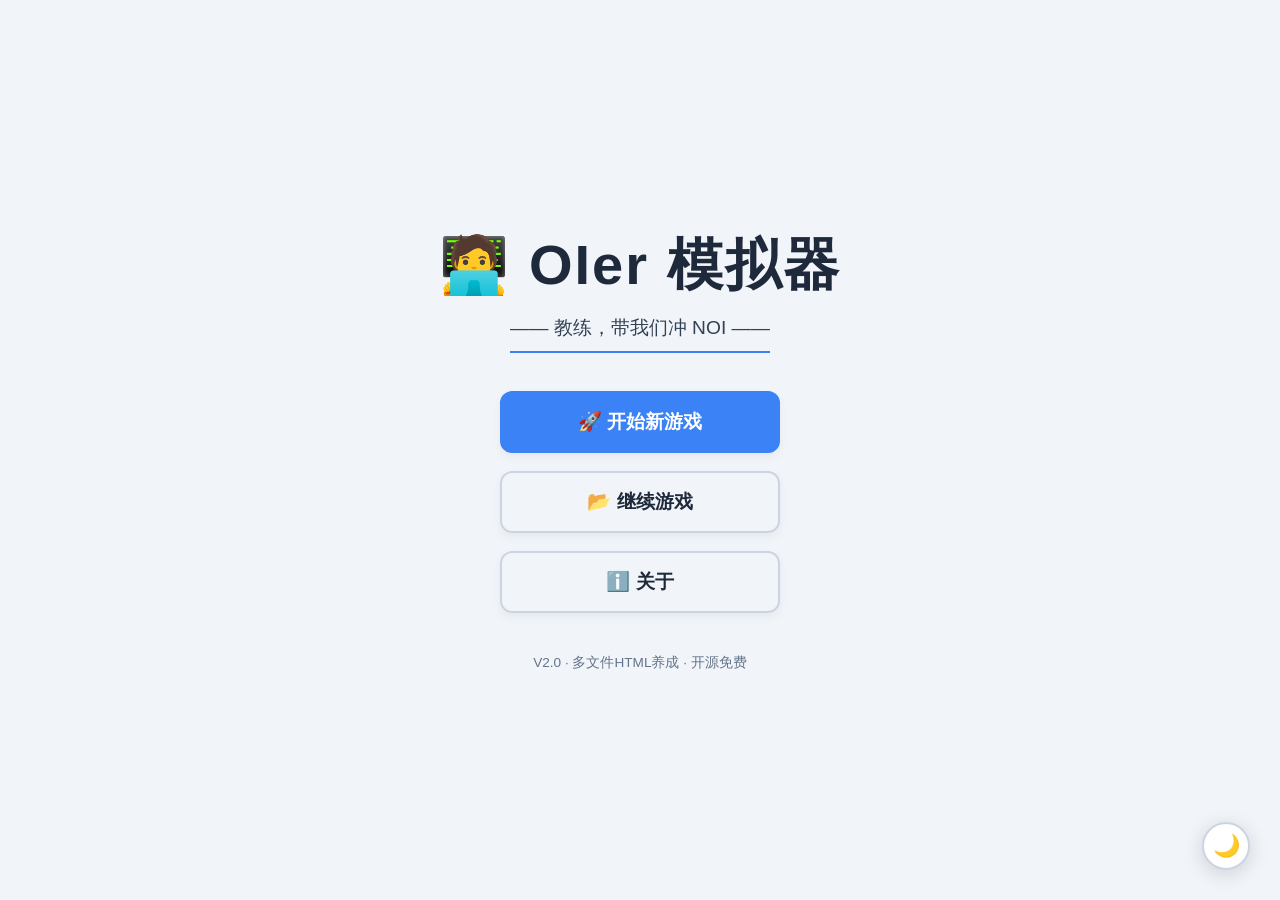
<file: index.html>
<!DOCTYPE html>
<html lang="zh-CN" data-theme="light">
<head>
    <meta charset="UTF-8">
    <meta name="viewport" content="width=device-width, initial-scale=1.0">
    <title>OIer模拟器 · 开始</title>
    <link rel="stylesheet" href="style.css">
    <style>
        .menu-container {
            display: flex;
            flex-direction: column;
            align-items: center;
            justify-content: center;
            height: 100vh;
            text-align: center;
            padding: 20px;
            background: var(--bg-primary);
        }
        .menu-title {
            font-size: 3.5em;
            font-weight: 900;
            color: var(--text-primary);
            margin-bottom: 0.2em;
            letter-spacing: 2px;
        }
        .menu-subtitle {
            font-size: 1.2em;
            color: var(--text-secondary);
            margin-bottom: 2em;
            border-bottom: 2px solid var(--btn-accent);
            padding-bottom: 10px;
            display: inline-block;
        }
        .menu-buttons {
            display: flex;
            flex-direction: column;
            gap: 18px;
            width: 280px;
            max-width: 90%;
        }
        .menu-btn {
            padding: 16px 24px;
            font-size: 1.2em;
            font-weight: 700;
            border-radius: 12px;
            background: var(--bg-card);
            border: 2px solid var(--border-color);
            color: var(--text-primary);
            transition: all 0.2s;
            cursor: pointer;
            box-shadow: 0 4px 10px var(--shadow-color);
        }
        .menu-btn:hover {
            transform: translateY(-3px);
            box-shadow: 0 8px 25px var(--shadow-heavy);
            border-color: var(--btn-accent);
        }
        .menu-btn.primary {
            background: var(--btn-accent);
            color: white;
            border-color: var(--btn-accent);
        }
        .menu-btn.primary:hover {
            background: var(--btn-accent-hover);
        }
        .menu-btn.secondary {
            background: transparent;
        }
        .menu-btn.secondary:hover {
            background: var(--bg-hover);
        }
        .menu-footer {
            margin-top: 3em;
            color: var(--text-muted);
            font-size: 0.85em;
        }
        .theme-toggle-menu {
            position: fixed;
            bottom: 30px;
            right: 30px;
            width: 48px;
            height: 48px;
            border-radius: 50%;
            background: var(--bg-card);
            border: 2px solid var(--border-color);
            color: var(--text-primary);
            font-size: 22px;
            cursor: pointer;
            z-index: 1000;
            box-shadow: 0 4px 20px var(--shadow-heavy);
            display: flex;
            align-items: center;
            justify-content: center;
        }
        .theme-toggle-menu:hover { transform: scale(1.1); }
        #about-modal .modal-box p { text-align: left; }
    </style>
</head>
<body>
    <div class="menu-container">
        <div class="menu-title">🧑‍💻 OIer 模拟器</div>
        <div class="menu-subtitle">—— 教练，带我们冲 NOI ——</div>

        <div class="menu-buttons">
            <button class="menu-btn primary" id="btn-new-game">🚀 开始新游戏</button>
            <button class="menu-btn secondary" id="btn-continue">📂 继续游戏</button>
            <button class="menu-btn secondary" id="btn-about">ℹ️ 关于</button>
        </div>

        <div class="menu-footer">
            V2.0 · 多文件HTML养成 · 开源免费
        </div>
    </div>

    <button class="theme-toggle-menu" id="theme-toggle-btn" onclick="toggleTheme()">🌙</button>

    <div id="about-modal" class="overlay hidden">
        <div class="modal-box" style="max-width:500px;">
            <h2 class="modal-title">ℹ️ 关于 OIer模拟器</h2>
            <p style="color:var(--text-secondary); line-height:1.6;">
                这是一款以信息学竞赛（OI）为背景的教练养成游戏。<br><br>
                您将带领6名选手，通过训练、模拟赛、心理辅导等手段，提升他们的文化课和竞赛能力，<br>
                最终在 NOI 2026 中冲击金牌！<br><br>
                <b>技术栈：</b>纯 HTML + CSS + JavaScript，多文件结构。<br>
                <b>作者：</b>XinYang-Li-dotcom<br>
                <b>开源协议：</b>MIT
            </p>
            <div style="text-align:center; margin-top:20px;">
                <button style="padding:10px 30px; background:var(--btn-accent); color:white; border-radius:20px;" onclick="document.getElementById('about-modal').classList.add('hidden')">关闭</button>
            </div>
        </div>
    </div>

    <script>
        function toggleTheme() {
            const html = document.documentElement;
            const next = html.getAttribute('data-theme') === 'light' ? 'dark' : 'light';
            html.setAttribute('data-theme', next);
            document.getElementById('theme-toggle-btn').textContent = next === 'dark' ? '☀️' : '🌙';
            localStorage.setItem('theme', next);
        }
        (function initTheme() {
            const saved = localStorage.getItem('theme');
            if (saved) {
                document.documentElement.setAttribute('data-theme', saved);
                document.getElementById('theme-toggle-btn').textContent = saved === 'dark' ? '☀️' : '🌙';
            }
        })();

        document.getElementById('btn-new-game').addEventListener('click', function() {
            window.location.href = 'select.html';
        });
        document.getElementById('btn-continue').addEventListener('click', function() {
            const data = localStorage.getItem('oi_players');
            if (data) {
                if (confirm('发现存档，是否继续？')) {
                    window.location.href = 'main.html';
                }
            } else {
                alert('没有找到存档，请开始新游戏。');
            }
        });
        document.getElementById('btn-about').addEventListener('click', function() {
            document.getElementById('about-modal').classList.remove('hidden');
        });
        document.getElementById('about-modal').addEventListener('click', function(e) {
            if (e.target === this) this.classList.add('hidden');
        });
    </script>
</body>
</html>
</file>
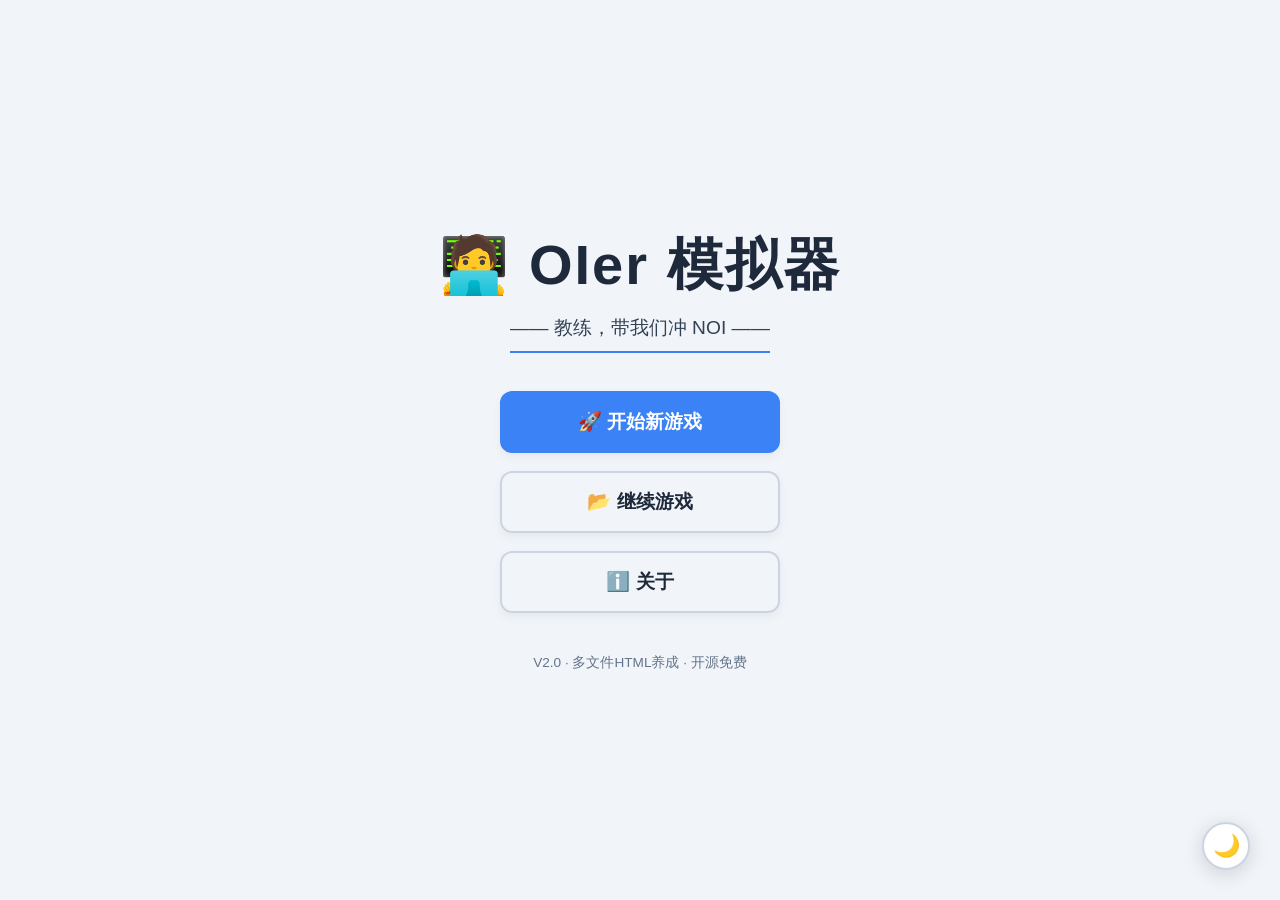
<file: main.html>
<!DOCTYPE html>
<html lang="zh-CN" data-theme="light">
<head>
    <meta charset="UTF-8">
    <meta name="viewport" content="width=device-width, initial-scale=1.0">
    <title>OIer模拟器 · 主游戏</title>
    <link rel="stylesheet" href="style.css">
</head>
<body>
    <div id="app-wrapper">
        <header id="main-header">
            <div class="header-left">
                <button class="btn-back" onclick="Game.confirmBackToMenu()">🏠 退出</button>
                <span class="title">OI集训队</span>
                <span class="diff-badge normal" id="diff-badge">普通</span>
                <button class="help-btn" onclick="UI.showHelp()">❓ 帮助</button>
                <button class="help-btn" style="background:var(--btn-accent);" id="mode-toggle-main" onclick="UI.toggleDisplayMode()">📚 切换 OI</button>
            </div>
            <div class="stat-group">
                <div class="stat-pill">🗓️ <span id="ui-time">2025/09 W1</span></div>
                <div class="stat-pill">💰 <b id="ui-money">5000</b></div>
                <div class="stat-pill">⚡ <b id="ui-ap">3</b><span id="ap-max-txt" style="font-size:.7em; color:var(--text-muted)">/3</span></div>
                <span id="countdown">⏳ 剩余 40 周</span>
                <button style="background:var(--btn-danger); color:white; padding:5px 16px; border-radius:20px; font-size:.8em;" onclick="Game.nextTurn()" id="btn-next-turn">结束本周</button>
            </div>
        </header>

        <div class="app-body" id="main-body">
            <aside class="sidebar">
                <div class="nav-tabs">
                    <button class="tab-btn active" onclick="UI.switchTab('action')">🎯 决策</button>
                    <button class="tab-btn" onclick="UI.switchTab('fac')">🏗️ 设施</button>
                </div>
                <div id="panel-action" class="panel-content active">
                    <h4 style="margin:0 0 4px 0; color:var(--text-muted); font-size:.7em;">📖 训练模块（占位）</h4>
                    <button class="btn-action" onclick="Game.doAction('study','algo')">
                        <h5>📚 刷题</h5><p>单模块</p><span class="cost-tag">AP:1</span>
                    </button>
                    <button class="btn-action" onclick="Game.doAction('test','ds')">
                        <h5>⚔️ 模拟赛</h5><p>1.3倍</p><span class="cost-tag">¥500|AP:1</span>
                    </button>
                    <button class="btn-action" onclick="Game.doAction('rest','walk')">
                        <h5>🚶 散步</h5><p>减压</p><span class="cost-tag">AP:1</span>
                    </button>
                </div>
                <div id="panel-fac" class="panel-content">
                    <div id="fac-container"><p style="color:var(--text-muted);">设施系统开发中...</p></div>
                </div>
            </aside>

            <main class="main-view">
                <div class="view-header">
                    <h3>🏫 选手档案</h3>
                    <div>
                        <button class="chart-toggle-btn" onclick="UI.openChartPage()">📈 查看积分走势</button>
                    </div>
                </div>
                <div id="view-classroom" class="stu-grid"></div>
            </main>

            <aside class="right-panel">
                <div class="weather-panel">
                    <div class="month-tag hidden" id="sprint-tag">冲刺月</div>
                    <div class="label" id="ui-season">秋季</div>
                    <div class="emoji" id="ui-weather">☀️</div>
                    <div class="temp" id="ui-weather-txt">秋高气爽</div>
                </div>
                <div class="log-panel" id="log-area"></div>
            </aside>
        </div>
    </div>

    <!-- 图表页面（占位） -->
    <div id="chart-page" style="display:none; position:fixed; inset:0; background:var(--bg-primary); z-index:999; flex-direction:column; padding:20px 30px;">
        <div class="chart-header">
            <h2>📈 选手积分走势</h2>
            <button class="close-btn" onclick="UI.closeChartPage()">✕ 关闭</button>
        </div>
        <div class="chart-body">
            <div style="color:var(--text-muted); text-align:center; padding-top:50px;">图表开发中...</div>
        </div>
    </div>

    <!-- 帮助模态框 -->
    <div id="help-modal" class="overlay hidden">
        <div class="modal-box" style="max-width:750px; border-top:6px solid var(--gold-color);">
            <h2 class="modal-title">❓ 帮助</h2>
            <div style="padding:10px; background:var(--bg-input); border-radius:6px;">
                <p>🧑‍💻 带领6名OI选手冲刺NOI 2026。</p>
                <p>📚 训练提升文化课和OI专项能力，注意压力和心情。</p>
                <p>🏆 目标：全员金牌！</p>
            </div>
            <div style="text-align:center; margin-top:20px;">
                <button style="padding:10px 30px; background:var(--btn-accent); color:white; border-radius:20px;" onclick="UI.closeModal('help-modal')">关闭</button>
            </div>
        </div>
    </div>

    <script src="config.js"></script>
    <script src="player.js"></script>
    <script src="game.js"></script>
    <script src="ui.js"></script>
    <script>
        // 主游戏启动
        window.onload = function() {
            const data = localStorage.getItem('oi_players');
            if (!data) {
                alert('未找到选手数据，请先选人！');
                window.location.href = 'index.html';
                return;
            }
            try {
                const players = JSON.parse(data);
                Game.init(players);
            } catch (e) {
                alert('数据错误，请重新选人！');
                window.location.href = 'index.html';
            }
        };
    </script>
</body>
</html>
</file>
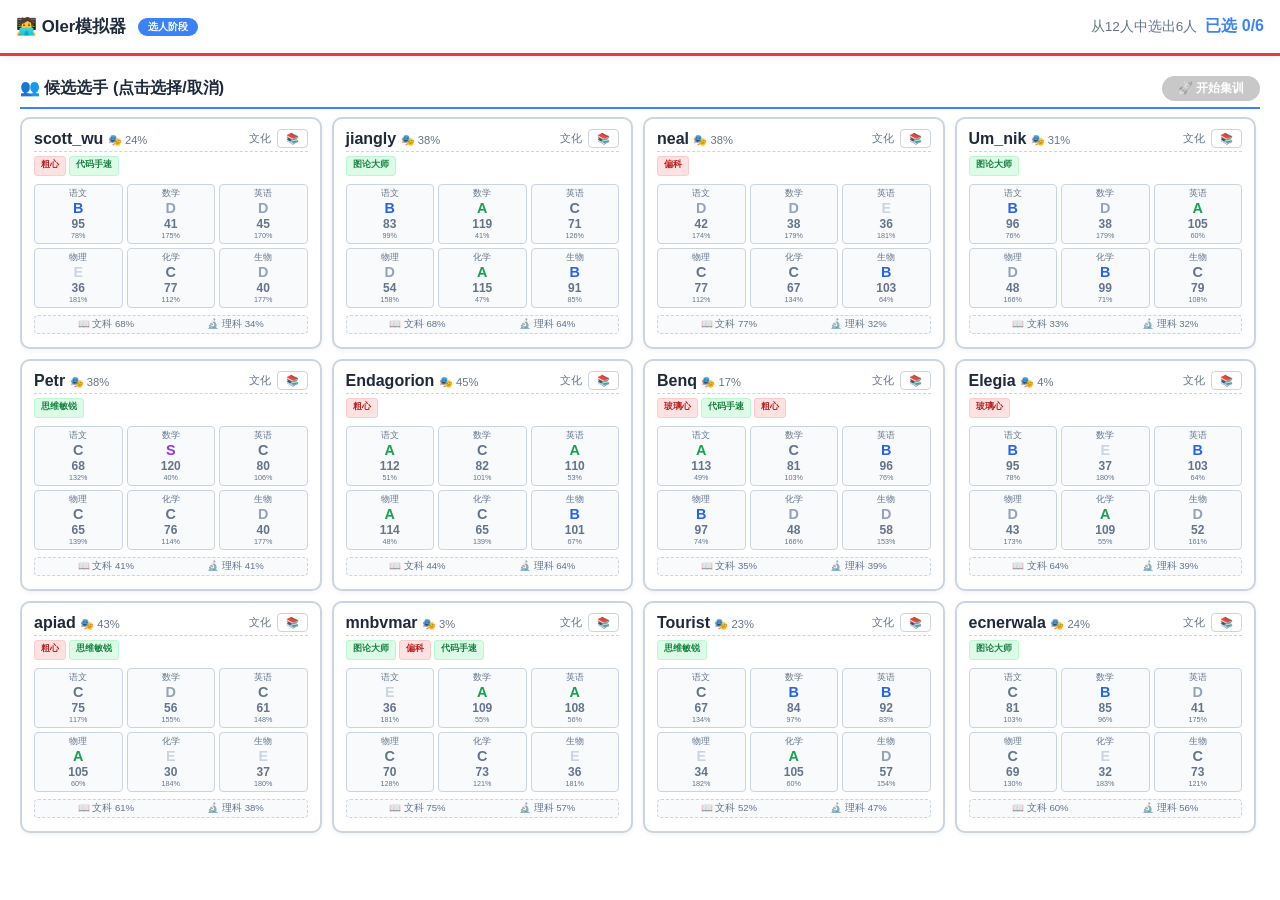
<file: select.html>
<!DOCTYPE html>
<html lang="zh-CN" data-theme="light">
<head>
    <meta charset="UTF-8">
    <meta name="viewport" content="width=device-width, initial-scale=1.0">
    <title>OIer模拟器 · 选人</title>
    <link rel="stylesheet" href="style.css">
</head>
<body>
    <div id="app-wrapper">
        <header>
            <div class="header-left">
                <span class="title">🧑‍💻 OIer模拟器</span>
                <span class="diff-badge">选人阶段</span>
            </div>
            <div class="stat-group">
                <span style="font-size:.85em; color:var(--text-muted);">从12人中选出6人</span>
                <span id="selected-count" style="font-weight:bold; color:var(--btn-accent);">已选 0/6</span>
            </div>
        </header>

        <div class="app-body" style="grid-template-columns:1fr; padding:20px;">
            <div class="main-view" style="border:none; box-shadow:none; padding:0;">
                <div class="view-header">
                    <h3>👥 候选选手 (点击选择/取消)</h3>
                    <button id="btn-start-game" class="chart-toggle-btn" style="background:var(--btn-success);" disabled>🚀 开始集训</button>
                </div>
                <div class="stu-grid" id="candidate-grid"></div>
            </div>
        </div>
    </div>

    <script src="config.js"></script>
    <script src="player.js"></script>
    <script>
        // ===== 工具函数 =====
        function getLevel(score, cap) {
            const r = score / cap;
            if (r >= 0.95) return { level: 'SSS', color: '#dc2626' };
            if (r >= 0.88) return { level: 'SS', color: '#ea580c' };
            if (r >= 0.80) return { level: 'S', color: '#9333ea' };
            if (r >= 0.70) return { level: 'A', color: '#16a34a' };
            if (r >= 0.55) return { level: 'B', color: '#2563eb' };
            if (r >= 0.40) return { level: 'C', color: '#64748b' };
            if (r >= 0.25) return { level: 'D', color: '#94a3b8' };
            return { level: 'E', color: '#cbd5e1' };
        }
        function getNormalEfficiency(score, cap) {
            const ratio = score / cap;
            let eff;
            if (ratio < 0.25) eff = 2.0 - (ratio / 0.25) * 0.2;
            else if (ratio < 0.40) eff = 1.8 - ((ratio - 0.25) / 0.15) * 0.3;
            else if (ratio < 0.55) eff = 1.5 - ((ratio - 0.40) / 0.15) * 0.5;
            else if (ratio < 0.70) eff = 1.0 - ((ratio - 0.55) / 0.15) * 0.4;
            else if (ratio < 0.85) eff = 0.6 - ((ratio - 0.70) / 0.15) * 0.3;
            else eff = 0.3 * Math.exp(-6 * (ratio - 0.85));
            return Math.max(0.02, Math.min(2.0, eff));
        }

        // 新的 OI 等级评定（0-1000）
        function getLevelOI(score) {
            // 边界情况
            if (score >= 950) return { level: 'SSS', color: '#dc2626' };
            if (score >= 900) return { level: 'SS+', color: '#ea580c' };
            if (score >= 800) return { level: 'SS', color: '#9333ea' };
            if (score >= 700) return { level: 'S', color: '#16a34a' };
            if (score >= 600) return { level: 'A+', color: '#2563eb' };
            if (score >= 500) return { level: 'A', color: '#3b82f6' };
            if (score >= 400) return { level: 'B', color: '#64748b' };
            if (score >= 300) return { level: 'C', color: '#94a3b8' };
            if (score >= 200) return { level: 'D', color: '#cbd5e1' };
            if (score >= 100) return { level: 'E', color: '#9ca3af' };
            return { level: 'F', color: '#e5e7eb' };
        }

        // ===== 选人逻辑 =====
        let candidates = [];
        let selected = [];
        // 每个卡片的显示模式：存储为数组，默认 'whk'
        let cardModes = [];

        function generateCandidates() {
            const names = ['Tourist', 'jiangly', 'Petr', 'Elegia', 'mnbvmar', 'ecnerwala',
                           'Um_nik', 'Benq', 'neal', 'scott_wu', 'apiad', 'Endagorion'];
            candidates = names.map(name => createPlayer(name));
            // 打乱
            for (let i = candidates.length - 1; i > 0; i--) {
                const j = Math.floor(Math.random() * (i + 1));
                [candidates[i], candidates[j]] = [candidates[j], candidates[i]];
            }
            // 初始化每个卡片的模式为 'whk'
            cardModes = candidates.map(() => 'whk');
            renderCandidates();
        }

        function toggleCardMode(idx) {
            // 切换该卡片的模式
            cardModes[idx] = cardModes[idx] === 'whk' ? 'oi' : 'whk';
            renderCandidates();
        }

        function renderCandidates() {
            const grid = document.getElementById('candidate-grid');
            grid.innerHTML = candidates.map((p, idx) => {
                const isSelected = selected.includes(idx);
                const mode = cardModes[idx] || 'whk'; // 默认 whk

                // 特质标签
                const talentTags = p.talents.map(t => {
                    const cls = t.t === 'pos' ? 'tag-pos' : 'tag-neg';
                    return `<span class="tag ${cls}" title="${t.d}">${t.n}</span>`;
                }).join('');

                // 根据模式渲染科目
                let subHtml = '';
                if (mode === 'whk') {
                    const subjects = CONFIG.CULTURE_SUBJECTS;
                    const names = CONFIG.CULTURE_NAMES;
                    subHtml = subjects.map(sub => {
                        const val = p.culture[sub];
                        const lv = getLevel(val, 150);
                        return `<div class="sub-box">
                            <div class="sub-label">${names[sub]}</div>
                            <div class="sub-val" style="color:${lv.color};">${lv.level}</div>
                            <div class="sub-estimate">${Math.round(val)}</div>
                            <div class="sub-eff">${Math.round(getNormalEfficiency(val, 150)*100)}%</div>
                        </div>`;
                    }).join('');
                } else {
                    const subjects = CONFIG.OI_SUBJECTS;
                    const names = CONFIG.OI_NAMES;
                    subHtml = subjects.map(sub => {
                        const val = p.oi[sub];
                        const lv = getLevelOI(val);
                        return `<div class="sub-box">
                            <div class="sub-label">${names[sub]}</div>
                            <div class="sub-val" style="color:${lv.color};">${lv.level}</div>
                            <div class="sub-estimate">${Math.round(val)}</div>
                            <div class="sub-eff" style="font-size:.5em;">&nbsp;</div>
                        </div>`;
                    }).join('');
                }

                // 底部信息：WHK显示文理效率，OI显示思维/代码
                let bottomHtml = '';
                if (mode === 'whk') {
                    bottomHtml = `<div class="eff-row">
                        <span>📖 文科 ${Math.round((p.effArts - 0.5) * 100)}%</span>
                        <span>🔬 理科 ${Math.round((p.effSci - 0.5) * 100)}%</span>
                    </div>`;
                } else {
                    bottomHtml = `<div class="eff-row">
                        <span>🧠 思维 ${p.thinking}</span>
                        <span>💻 代码 ${p.coding}</span>
                    </div>`;
                }

                const naughtyStr = `🎭 ${Math.round(p.naughty * 100)}%`;

                // 右上角切换按钮：显示当前模式，点击切换
                const modeLabel = mode === 'whk' ? '📚' : '💻';
                const modeTitle = mode === 'whk' ? '切换 OI' : '切换 WHK';

                return `
                    <div class="stu-card ${isSelected ? 'selected-card' : ''}" 
                         style="cursor:pointer; border:2px solid ${isSelected ? 'var(--btn-success)' : 'var(--border-color)'};"
                         onclick="toggleSelect(${idx})">
                        <div class="stu-header">
                            <span class="stu-name">${p.name} <span style="font-size:.7em;color:var(--text-muted);font-weight:normal;">${naughtyStr}</span></span>
                            <span style="display:flex; gap:6px; align-items:center;">
                                <span class="stu-label" style="font-size:.7em;">${mode === 'whk' ? '文化' : 'OI'}</span>
                                <button class="btn-mini" style="font-size:.65em; padding:2px 8px;" 
                                        onclick="event.stopPropagation(); toggleCardMode(${idx});" 
                                        title="${modeTitle}">${modeLabel}</button>
                            </span>
                        </div>
                        <div class="tag-pool">${talentTags}</div>
                        <div class="sub-grid">${subHtml}</div>
                        ${bottomHtml}
                    </div>
                `;
            }).join('');
            document.getElementById('selected-count').textContent = `已选 ${selected.length}/6`;
            document.getElementById('btn-start-game').disabled = selected.length !== 6;
        }

        function toggleSelect(idx) {
            const pos = selected.indexOf(idx);
            if (pos >= 0) {
                selected.splice(pos, 1);
            } else if (selected.length < 6) {
                selected.push(idx);
            } else {
                alert('最多选择6人');
                return;
            }
            renderCandidates();
        }

        document.getElementById('btn-start-game').addEventListener('click', function() {
            if (selected.length !== 6) return;
            const chosen = selected.map(idx => candidates[idx]);
            localStorage.setItem('oi_players', JSON.stringify(chosen));
            window.location.href = 'main.html';
        });

        window.onload = generateCandidates;
    </script>
</body>
</html>
</file>
<file: style.css>
/* ===== 全局变量 ===== */
:root {
    --bg-primary: #f1f5f9;
    --bg-secondary: #ffffff;
    --bg-card: #ffffff;
    --bg-sidebar: #ffffff;
    --bg-log: #f8fafc;
    --bg-input: #f8fafc;
    --bg-hover: #f1f5f9;
    --text-primary: #1e293b;
    --text-secondary: #334155;
    --text-muted: #64748b;
    --text-log: #1e293b;
    --border-color: #cbd5e1;
    --shadow-color: rgba(0,0,0,0.05);
    --shadow-heavy: rgba(0,0,0,0.15);
    --overlay-bg: rgba(15,23,42,0.9);
    --scrollbar-track: #e2e8f0;
    --scrollbar-thumb: #94a3b8;
    --tag-pos-bg: #dcfce7;
    --tag-pos-border: #bbf7d0;
    --tag-pos-text: #15803d;
    --tag-neg-bg: #fee2e2;
    --tag-neg-border: #fecaca;
    --tag-neg-text: #b91c1c;
    --btn-primary: #1e293b;
    --btn-danger: #e63946;
    --btn-success: #10b981;
    --btn-accent: #3b82f6;
    --btn-accent-hover: #2563eb;
    --gold-color: #f59e0b;
    --cost-bg: #fef3c7;
    --cost-text: #d97706;
    --exam-header: #1e293b;
    --exam-row-even: #f8fafc;
    --exam-row-odd: #ffffff;
    --weather-bg: #ffffff;
    --dropdown-bg: #f8fafc;
    --log-border: #e2e8f0;
    --log-time: #94a3b8;
    --warning: #f59e0b;
}
[data-theme="dark"] {
    --bg-primary: #0f172a;
    --bg-secondary: #1e293b;
    --bg-card: #1e293b;
    --bg-sidebar: #1e293b;
    --bg-log: #0f172a;
    --bg-input: #334155;
    --text-primary: #f1f5f9;
    --text-secondary: #cbd5e1;
    --text-muted: #94a3b8;
    --text-log: #f8fafc;
    --border-color: #334155;
    --shadow-heavy: rgba(0,0,0,0.5);
    --tag-pos-bg: #065f46;
    --tag-pos-border: #047857;
    --tag-pos-text: #6ee7b7;
    --tag-neg-bg: #7f1d1d;
    --tag-neg-border: #991b1b;
    --tag-neg-text: #fca5a5;
    --btn-primary: #334155;
    --btn-danger: #dc2626;
    --btn-success: #059669;
    --btn-accent: #3b82f6;
    --btn-accent-hover: #2563eb;
    --gold-color: #fbbf24;
    --cost-bg: #78350f;
    --cost-text: #fbbf24;
    --exam-header: #0f172a;
    --exam-row-even: #1e293b;
    --exam-row-odd: #0f172a;
    --weather-bg: #1e293b;
    --dropdown-bg: #334155;
    --log-border: rgba(255,255,255,0.1);
    --log-time: #64748b;
}
* { box-sizing: border-box; font-family: 'Segoe UI','Microsoft YaHei',sans-serif; transition: background-color .3s, color .3s, border-color .3s, box-shadow .3s; }
body { background: var(--bg-primary); color: var(--text-primary); margin:0; display:flex; justify-content:center; min-height:100vh; overflow:hidden; }
#app-wrapper { width:100vw; max-width:1920px; height:100vh; background:var(--bg-secondary); box-shadow:0 0 30px var(--shadow-heavy); display:flex; flex-direction:column; position:relative; overflow:hidden; }
button { cursor:pointer; border:none; outline:none; border-radius:6px; font-weight:bold; }
button:disabled { opacity:.5; cursor:not-allowed; filter:grayscale(1); }
.hidden { display:none !important; }
::-webkit-scrollbar { width:6px; height:6px; }
::-webkit-scrollbar-track { background:var(--scrollbar-track); border-radius:4px; }
::-webkit-scrollbar-thumb { background:var(--scrollbar-thumb); border-radius:4px; }
@keyframes fadeIn { from { opacity:0; transform:translateY(10px); } to { opacity:1; transform:translateY(0); } }
.overlay { position:fixed; inset:0; background:var(--overlay-bg); z-index:9999; display:flex; justify-content:center; align-items:center; flex-direction:column; backdrop-filter:blur(8px); }
.modal-box { background:var(--modal-bg); border-radius:16px; padding:30px; width:90%; max-width:650px; box-shadow:0 20px 40px var(--shadow-heavy); max-height:90vh; overflow-y:auto; color:var(--text-primary); }
.modal-title { font-size:1.8em; color:var(--text-primary); margin-top:0; border-bottom:2px solid var(--btn-accent); padding-bottom:10px; }
header { height:56px; min-height:56px; background:var(--bg-card); border-bottom:3px solid var(--btn-danger); display:flex; align-items:center; justify-content:space-between; padding:0 16px; box-shadow:0 2px 10px var(--shadow-color); z-index:10; flex-wrap:nowrap; gap:8px; flex-shrink:0; }
.header-left { display:flex; align-items:center; gap:12px; flex-wrap:wrap; }
.header-left .title { font-size:1.05em; font-weight:900; color:var(--text-primary); white-space:nowrap; }
.header-left .diff-badge { font-size:.65em; padding:2px 10px; border-radius:12px; font-weight:700; background:var(--btn-accent); color:white; }
.diff-badge.easy { background:var(--btn-success); }
.diff-badge.hard { background:var(--btn-danger); }
.btn-back { padding:4px 12px; background:var(--border-color); color:var(--text-primary); border-radius:16px; font-size:.75em; font-weight:700; }
.btn-back:hover { background:var(--btn-danger); color:white; }
.stat-group { display:flex; gap:8px; flex-wrap:nowrap; align-items:center; }
.stat-pill { background:var(--bg-input); padding:4px 10px; border-radius:6px; border:1px solid var(--border-color); font-weight:bold; display:flex; align-items:center; gap:4px; color:var(--text-secondary); font-size:.8em; white-space:nowrap; }
.stat-pill b { color:var(--btn-accent); font-size:1em; }
#btn-next-turn { padding:5px 16px; font-size:.8em; border-radius:20px; }
#countdown { background:var(--btn-danger); color:white; padding:2px 12px; border-radius:12px; font-size:.75em; font-weight:700; white-space:nowrap; }
.app-body { display:grid; grid-template-columns:260px 1fr 220px; gap:10px; padding:10px; flex:1; min-height:0; overflow:hidden; }
@media (max-width:1400px) { .app-body { grid-template-columns:220px 1fr 180px; gap:8px; padding:8px; } }
@media (max-width:1100px) { .app-body { grid-template-columns:1fr; grid-template-rows:auto 1fr auto; gap:8px; overflow-y:auto; } .sidebar { order:1; max-height:300px; } .main-view { order:2; min-height:300px; } .right-panel { order:3; display:grid; grid-template-columns:1fr 1fr; gap:8px; } .log-panel { min-height:80px; } }
@media (max-width:768px) { .app-body { padding:6px; gap:6px; } .right-panel { grid-template-columns:1fr; } header { height:auto; padding:8px 12px; flex-wrap:wrap; } .stat-group { flex-wrap:wrap; } .theme-toggle { bottom:15px; right:15px; width:42px; height:42px; font-size:18px; } .mode-selector { grid-template-columns:1fr; } #chart-page { padding:10px 15px; } .stu-card { min-height:140px; padding:8px 10px; } }
.sidebar { background:var(--bg-sidebar); border-radius:10px; display:flex; flex-direction:column; overflow:hidden; box-shadow:0 2px 6px var(--shadow-color); border:1px solid var(--border-color); min-height:0; }
.nav-tabs { display:flex; background:var(--btn-primary); flex-shrink:0; }
.tab-btn { flex:1; padding:8px 10px; background:transparent; color:rgba(255,255,255,0.7); font-weight:bold; font-size:.82em; }
.tab-btn.active { background:var(--bg-card); color:var(--text-primary); }
.panel-content { flex:1; overflow-y:auto; padding:10px; display:none; }
.panel-content.active { display:block; animation:fadeIn .3s; }
.btn-action { width:100%; text-align:left; padding:6px 10px; border:1px solid var(--border-color); border-radius:6px; background:var(--bg-card); margin-bottom:4px; position:relative; color:var(--text-secondary); font-size:.78em; }
.btn-action:hover:not(:disabled) { border-color:var(--btn-accent); transform:translateY(-1px); box-shadow:0 2px 6px rgba(59,130,246,0.12); }
.cost-tag { position:absolute; right:8px; top:6px; font-size:.6em; color:var(--cost-text); background:var(--cost-bg); padding:1px 5px; border-radius:3px; font-weight:bold; }
.btn-action h5 { margin:0; color:var(--text-primary); font-size:.85em; display:flex; align-items:center; gap:4px; }
.btn-action p { margin:1px 0 0 0; font-size:.6em; color:var(--text-muted); line-height:1.2; }
.sub-menu { display:none; grid-template-columns:1fr 1fr; gap:3px; background:var(--dropdown-bg); padding:5px; border-radius:6px; border:1px dashed var(--border-color); margin-bottom:4px; }
.sub-menu.active { display:grid; }
.btn-mini { padding:4px 6px; font-size:.7em; border:1px solid var(--border-color); border-radius:4px; background:var(--bg-card); font-weight:bold; color:var(--text-secondary); }
.btn-mini:hover { background:var(--btn-accent); color:white; border-color:var(--btn-accent); }
.main-view { background:var(--bg-card); border-radius:10px; box-shadow:0 2px 6px var(--shadow-color); padding:12px 16px; border:1px solid var(--border-color); display:flex; flex-direction:column; min-height:0; overflow:hidden; flex:1; }
.main-view .view-header { display:flex; justify-content:space-between; align-items:center; margin:0 0 8px 0; border-bottom:2px solid var(--btn-accent); padding-bottom:6px; flex-shrink:0; flex-wrap:wrap; gap:6px; }
.main-view .view-header h3 { margin:0; font-size:1em; color:var(--text-primary); }
.view-header .chart-toggle-btn { padding:4px 16px; font-size:.75em; border-radius:14px; background:var(--btn-accent); color:white; transition:all .2s; }
.view-header .chart-toggle-btn:hover { background:var(--btn-accent-hover); transform:scale(1.02); }
.help-btn { padding:4px 12px; font-size:.75em; border-radius:14px; background:var(--gold-color); color:white; transition:all .2s; margin-left:8px; }
.help-btn:hover { background:var(--btn-accent); transform:scale(1.02); }
.stu-grid { display:grid; grid-template-columns:repeat(auto-fit, minmax(260px,1fr)); gap:10px; flex:1; align-content:start; overflow-y:auto; padding-right:4px; }
@media (max-width:600px) { .stu-grid { grid-template-columns:1fr; gap:8px; } }
.stu-card { border:1px solid var(--border-color); border-radius:10px; padding:10px 12px; box-shadow:0 2px 4px var(--shadow-color); border-top:4px solid var(--btn-primary); background:var(--bg-card); display:flex; flex-direction:column; justify-content:space-between; min-height:160px; }
.stu-card.sick { border-top-color:var(--warning); background:var(--tag-neg-bg); }
.stu-header { display:flex; justify-content:space-between; align-items:center; margin-bottom:4px; border-bottom:1px dashed var(--border-color); padding-bottom:3px; }
.stu-name { font-size:1em; font-weight:900; color:var(--text-primary); }
.stu-name .badge { font-size:.5em; background:var(--btn-danger); color:white; padding:1px 6px; border-radius:3px; vertical-align:middle; }
.stu-label { font-size:.6em; color:var(--text-muted); }
.tag-pool { display:flex; flex-wrap:wrap; gap:3px; margin-bottom:4px; min-height:20px; }
.tag { font-size:.55em; padding:2px 6px; border-radius:3px; font-weight:bold; cursor:help; position:relative; }
.tag-pos { background:var(--tag-pos-bg); color:var(--tag-pos-text); border:1px solid var(--tag-pos-border); }
.tag-neg { background:var(--tag-neg-bg); color:var(--tag-neg-text); border:1px solid var(--tag-neg-border); }
.tag[title]:hover::after { content:attr(title); position:absolute; bottom:calc(100% + 4px); left:50%; transform:translateX(-50%); background:var(--bg-log); color:var(--text-log); padding:4px 10px; border-radius:4px; font-size:.9em; font-weight:normal; white-space:nowrap; z-index:100; box-shadow:0 2px 10px var(--shadow-heavy); pointer-events:none; }
.sub-grid { display:grid; grid-template-columns:repeat(3,1fr); gap:4px; margin:4px 0; }
.sub-box { background:var(--bg-input); padding:3px 4px; border-radius:4px; text-align:center; border:1px solid var(--border-color); display:flex; flex-direction:column; }
.sub-label { font-size:.55em; color:var(--text-muted); display:block; margin-bottom:0; }
.sub-val { font-size:.9em; font-weight:900; padding:0; border-radius:2px; color:var(--text-primary); text-shadow:none; }
.sub-estimate { font-size:.75em; font-weight:700; color:var(--text-muted); margin-top:1px; }
.sub-eff { font-size:.45em; color:var(--text-muted); }
.eff-row { font-size:.6em; display:flex; justify-content:space-around; margin:3px 0; color:var(--text-muted); background:var(--bg-input); padding:2px 6px; border-radius:4px; border:1px dashed var(--border-color); }
.status-row { display:flex; gap:12px; margin-top:3px; }
.status-item { flex:1; }
.status-item .label { font-size:.55em; color:var(--text-muted); display:block; }
.status-item .value { font-size:.7em; font-weight:bold; }
.stress-bar { height:4px; background:var(--border-color); border-radius:2px; margin-top:2px; overflow:hidden; }
.stress-fill { height:100%; transition:width .3s, background-color .3s; }
.right-panel { display:flex; flex-direction:column; gap:6px; min-height:0; }
.weather-panel { background:var(--weather-bg); border-radius:10px; padding:8px; text-align:center; border:1px solid var(--border-color); box-shadow:0 2px 6px var(--shadow-color); position:relative; flex-shrink:0; }
.weather-panel .emoji { font-size:1.8em; margin:1px 0; }
.weather-panel .label { font-size:.6em; color:var(--text-muted); }
.weather-panel .temp { font-size:.75em; font-weight:bold; color:var(--text-primary); }
.month-tag { position:absolute; top:4px; right:6px; background:var(--btn-danger); color:white; padding:1px 6px; font-size:.5em; border-radius:3px; font-weight:bold; }
.log-panel { flex:1; background:var(--bg-log); color:var(--text-log); border-radius:10px; padding:6px 10px; overflow-y:auto; font-size:.7em; border-top:4px solid var(--btn-accent); box-shadow:inset 0 2px 10px var(--shadow-color); min-height:80px; }
.log-entry { margin-bottom:3px; padding-bottom:3px; border-bottom:1px solid var(--log-border); line-height:1.4; color:var(--text-log); }
.log-entry .log-time { color:var(--log-time); }
.log-eff { color:var(--btn-success); font-weight:bold; margin-left:4px; }
#help-modal .help-content { max-height:300px; overflow-y:auto; }
#help-modal .tutorial-step { margin-bottom:12px; padding:10px; background:var(--bg-input); border-radius:6px; border-left:4px solid var(--btn-accent); }
#help-modal .tutorial-step h4 { margin:0 0 4px 0; color:var(--text-primary); font-size:.95em; }
#help-modal .tutorial-step p { margin:0; color:var(--text-secondary); font-size:.9em; line-height:1.4; }
#help-modal .highlight { color:var(--btn-danger); font-weight:bold; }
#help-modal .highlight-success { color:var(--btn-success); font-weight:bold; }
#help-modal .highlight-accent { color:var(--btn-accent); font-weight:bold; }
.choice-grid { display:grid; grid-template-columns:1fr; gap:8px; margin-top:15px; }
.btn-choice { padding:12px; background:var(--bg-input); border:2px solid var(--btn-accent); color:var(--text-primary); text-align:left; border-radius:8px; font-size:.95em; }
.btn-choice:disabled { opacity:.5; cursor:not-allowed; filter:grayscale(1); }
.mode-selector { display:grid; grid-template-columns:1fr 1fr 1fr; gap:10px; margin-top:12px; }
.mode-btn { padding:14px; border-radius:10px; border:2px solid var(--border-color); background:var(--bg-card); text-align:center; cursor:pointer; color:var(--text-secondary); }
.mode-btn:hover { border-color:var(--btn-accent); transform:translateY(-2px); }
.mode-btn.selected { border-color:var(--btn-accent); background:var(--bg-hover); }
.mode-btn h3 { margin:0 0 4px 0; font-size:1.1em; }
.mode-btn p { margin:0; font-size:.75em; color:var(--text-muted); }
.name-input { padding:8px; border:1px solid var(--border-color); border-radius:4px; width:100%; font-size:.85em; outline:none; text-align:center; background:var(--bg-input); color:var(--text-primary); }
.name-input:focus { border-color:var(--btn-accent); box-shadow:0 0 0 2px rgba(59,130,246,0.2); }
@media (max-width:480px) {
    .mode-selector { grid-template-columns:1fr; }
    .header-left { gap:6px; }
    .stat-group { gap:4px; }
    .stat-pill { font-size:.7em; padding:2px 6px; }
    #btn-next-turn { font-size:.7em; padding:4px 12px; }
    #countdown { font-size:.65em; }
}
/* 图表页面 */
#chart-page { display:none; flex-direction:column; padding:20px 30px; background:var(--bg-primary); }
#chart-page .chart-header { display:flex; justify-content:space-between; align-items:center; padding-bottom:12px; border-bottom:2px solid var(--border-color); flex-shrink:0; }
#chart-page .chart-header h2 { margin:0; color:var(--text-primary); font-size:1.4em; }
#chart-page .chart-header .close-btn { padding:8px 24px; background:var(--btn-danger); color:white; border-radius:20px; font-size:.9em; }
#chart-page .chart-body { flex:1; display:flex; flex-direction:column; padding-top:15px; min-height:0; }
</file>
